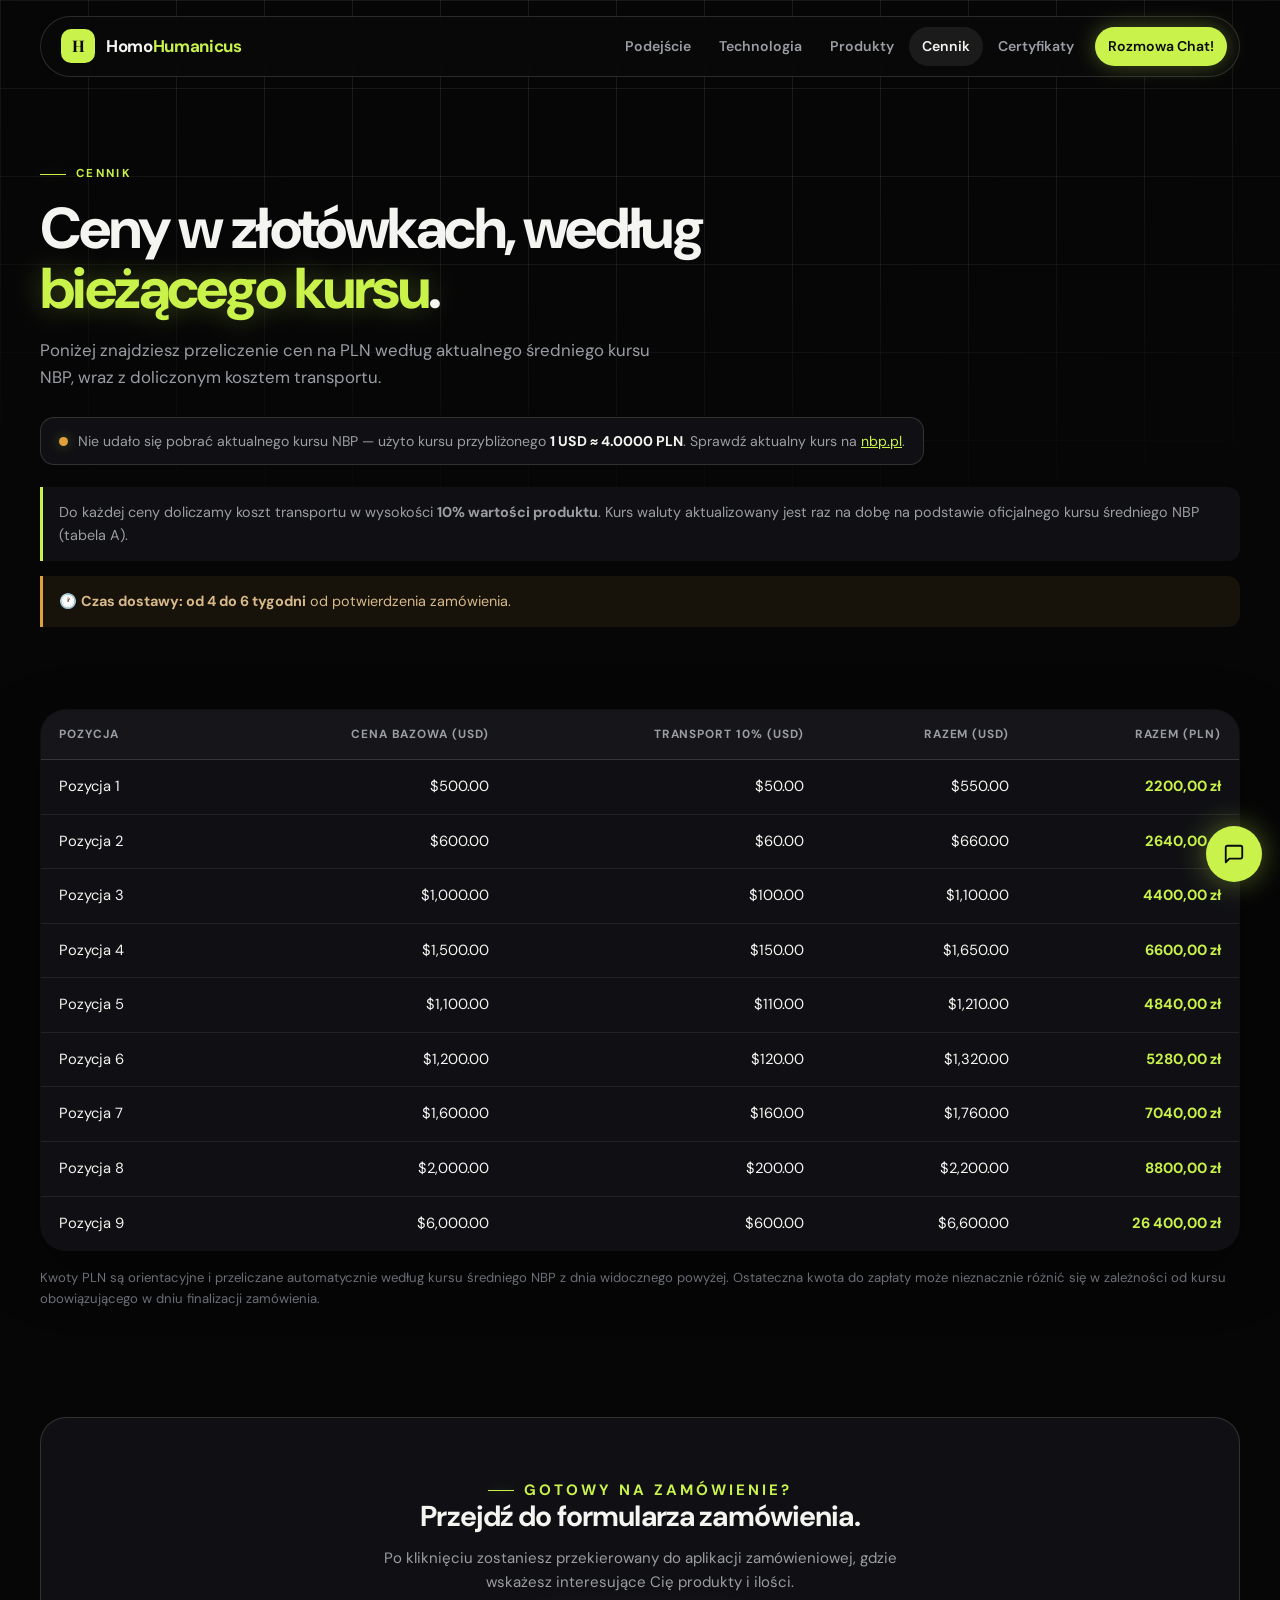
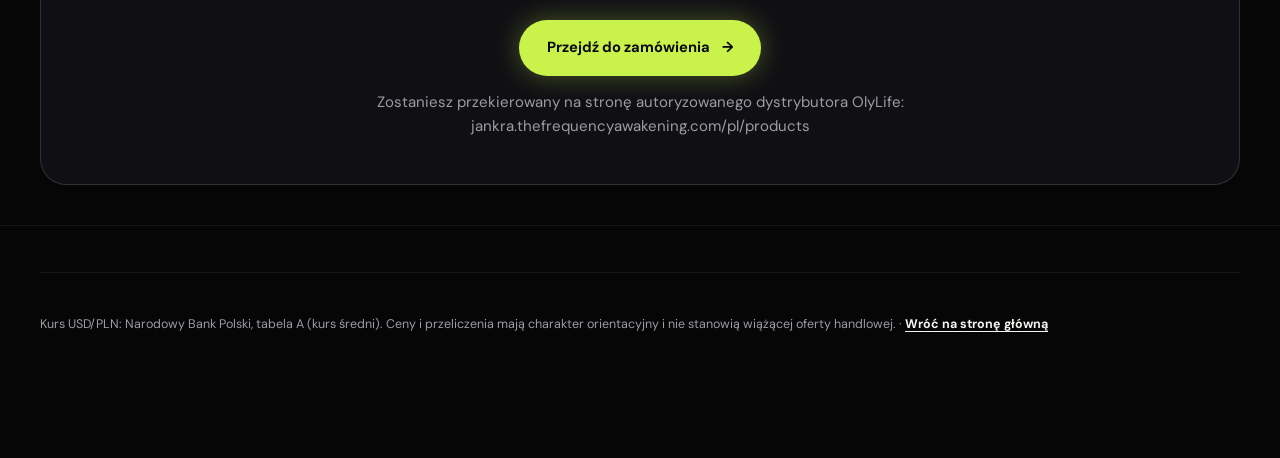
<file: cennik.html>
<!doctype html>
<html lang="pl">
  <head>
    <meta charset="UTF-8" />
    <meta name="viewport" content="width=device-width, initial-scale=1.0" />
    <meta name="description" content="HomoHumanicus — cennik w PLN według bieżącego kursu NBP, z kosztem transportu i czasem dostawy." />
    <meta name="theme-color" content="#060607" />
    <title>HomoHumanicus | Cennik i zamówienie</title>
    <link rel="preconnect" href="https://fonts.googleapis.com" />
    <link rel="preconnect" href="https://fonts.gstatic.com" crossorigin />
    <link href="https://fonts.googleapis.com/css2?family=DM+Sans:wght@400;500;600;700;800&family=Playfair+Display:wght@600;700&display=swap" rel="stylesheet" />
    <link rel="stylesheet" href="styles.css" />
    <style>
      /* page-specific: cennik */
      .hero-block{padding:80px 0 44px}
      .hero-block h1{font-size:clamp(2.3rem,4.6vw,3.6rem);max-width:760px}
      .hero-block .lead{max-width:640px;margin:18px 0 0;font-size:1.05rem}
      .rate-badge{display:inline-flex;align-items:center;gap:10px;margin-top:26px;padding:12px 18px;border-radius:14px;background:var(--surface);border:1px solid var(--line-strong);font-size:.88rem;color:var(--muted)}
      .rate-badge strong{color:var(--text)}
      .rate-badge a{color:var(--lime);text-decoration:underline}
      .rate-dot{width:9px;height:9px;border-radius:50%;background:var(--lime);flex:none;box-shadow:0 0 12px var(--lime-glow)}
      .rate-dot.is-fallback{background:#e0a03c}
      .notice{margin-top:22px;padding:14px 16px;border-left:3px solid var(--lime);background:var(--surface);border-radius:0 12px 12px 0;font-size:.9rem;color:var(--muted)}
      .delivery-notice{margin-top:14px;padding:14px 16px;border-left:3px solid #e0a03c;background:rgba(224,160,60,.08);border-radius:0 12px 12px 0;font-size:.9rem;color:#d8b98a}
      .table-section{padding:24px 0 64px}
      table.price-table{width:100%;border-collapse:collapse;background:var(--surface);border:1px solid var(--line-strong);border-radius:var(--radius-lg);overflow:hidden;box-shadow:0 20px 60px rgba(0,0,0,.4)}
      table.price-table th,table.price-table td{padding:15px 18px;text-align:right;font-size:.92rem;border-bottom:1px solid var(--line)}
      table.price-table th:first-child,table.price-table td:first-child{text-align:left}
      table.price-table thead th{background:var(--surface-2);color:var(--muted);font-weight:700;font-size:.74rem;letter-spacing:.08em;text-transform:uppercase;border-bottom:1px solid var(--line-strong)}
      table.price-table tbody tr:last-child td{border-bottom:0}
      table.price-table tbody tr:hover{background:rgba(201,242,75,.05)}
      table.price-table td.pln{font-weight:700;color:var(--lime)}
      .table-note{margin:16px 0 0;color:var(--muted-2);font-size:.82rem}
      .cta-block{margin-top:44px;padding:46px;text-align:center;background:var(--surface);border:1px solid var(--line-strong);border-radius:var(--radius-lg)}
      .cta-block .eyebrow{color:var(--lime)}
      .cta-block h2{font-size:1.8rem;max-width:580px;margin:0 auto}
      .cta-block p{max-width:540px;margin:14px auto 0;color:var(--muted);font-size:.94rem}
      .cta-block .button{margin-top:26px;background:var(--lime);color:#0a0a0c;box-shadow:0 0 26px var(--lime-glow)}
      .cta-note{margin-top:16px;font-size:.78rem;color:var(--muted-2)}
      footer .footer-inner{width:var(--shell);margin:0 auto;padding:30px 0 50px;color:var(--muted);font-size:.78rem;border-top:1px solid var(--line)}
      @media (max-width:700px){table.price-table{font-size:.82rem}table.price-table th,table.price-table td{padding:11px 10px}.cta-block{padding:32px 20px}}
    </style>
  </head>
  <body>
    <div class="grid-bg" aria-hidden="true"></div>

    <header class="site-header">
      <a class="brand" href="index.html" aria-label="HomoHumanicus — strona główna">
        <span class="brand-mark" aria-hidden="true">H</span>
        <span>Homo<span>Humanicus</span></span>
      </a>
      <button class="menu-button" type="button" aria-expanded="false" aria-controls="menu">Menu</button>
      <nav id="menu" class="main-nav" aria-label="Nawigacja">
        <a href="index.html#o-nas">Podejście</a>
        <a href="index.html#technologia">Technologia</a>
        <a href="index.html#produkty">Produkty</a>
        <a href="cennik.html" class="is-current">Cennik</a>
        <a href="certyfikaty.html">Certyfikaty</a>
        <a href="index.html#kontakt" class="nav-cta">Rozmowa Chat!</a>
      </nav>
    </header>

    <main class="section-shell">
      <section class="hero-block">
        <p class="eyebrow">Cennik</p>
        <h1>Ceny w złotówkach, według <em>bieżącego kursu</em>.</h1>
        <p class="lead">Poniżej znajdziesz przeliczenie cen na PLN według aktualnego średniego kursu NBP, wraz z doliczonym kosztem transportu.</p>
        <div class="rate-badge" id="rateBadge"><span class="rate-dot" id="rateDot"></span><span id="rateText">Pobieranie aktualnego kursu USD/PLN…</span></div>
        <p class="notice">Do każdej ceny doliczamy koszt transportu w wysokości <strong>10% wartości produktu</strong>. Kurs waluty aktualizowany jest raz na dobę na podstawie oficjalnego kursu średniego NBP (tabela A).</p>
        <p class="delivery-notice">🕐 <strong>Czas dostawy: od 4 do 6 tygodni</strong> od potwierdzenia zamówienia.</p>
      </section>

      <section class="table-section">
        <table class="price-table" id="priceTable">
          <thead>
            <tr>
              <th>Pozycja</th>
              <th>Cena bazowa (USD)</th>
              <th>Transport 10% (USD)</th>
              <th>Razem (USD)</th>
              <th>Razem (PLN)</th>
            </tr>
          </thead>
          <tbody id="priceTableBody"><!-- rows injected by JS --></tbody>
        </table>
        <p class="table-note">Kwoty PLN są orientacyjne i przeliczane automatycznie według kursu średniego NBP z dnia widocznego powyżej. Ostateczna kwota do zapłaty może nieznacznie różnić się w zależności od kursu obowiązującego w dniu finalizacji zamówienia.</p>
      </section>

      <section class="cta-block">
        <p class="eyebrow">Gotowy na zamówienie?</p>
        <h2>Przejdź do formularza zamówienia.</h2>
        <p>Po kliknięciu zostaniesz przekierowany do aplikacji zamówieniowej, gdzie wskażesz interesujące Cię produkty i ilości.</p>
        <a class="button" id="redirectButton" href="https://jankra.thefrequencyawakening.com/pl/products" target="_blank" rel="noopener noreferrer">Przejdź do zamówienia <span aria-hidden="true">→</span></a>
        <p class="cta-note">Zostaniesz przekierowany na stronę autoryzowanego dystrybutora OlyLife: jankra.thefrequencyawakening.com/pl/products</p>
      </section>
    </main>

    <footer>
      <div class="footer-inner">
        <p>Kurs USD/PLN: Narodowy Bank Polski, tabela A (kurs średni). Ceny i przeliczenia mają charakter orientacyjny i nie stanowią wiążącej oferty handlowej. · <a class="footer-link" href="index.html">Wróć na stronę główną</a></p>
      </div>
    </footer>

    <script>
      const menuButton = document.querySelector('.menu-button');
      const menu = document.querySelector('.main-nav');
      if (menuButton && menu) {
        menuButton.addEventListener('click', () => {
          const open = menu.classList.toggle('is-open');
          menuButton.setAttribute('aria-expanded', String(open));
        });
        menu.querySelectorAll('a').forEach(link => link.addEventListener('click', () => {
          menu.classList.remove('is-open');
          menuButton.setAttribute('aria-expanded', 'false');
        }));
      }

      const amounts = [500, 600, 1000, 1500, 1100, 1200, 1600, 2000, 6000];
      const FALLBACK_RATE = 4.00;

      function formatUSD(n){ return '$' + n.toLocaleString('en-US', { minimumFractionDigits: 2, maximumFractionDigits: 2 }); }
      function formatPLN(n){ return n.toLocaleString('pl-PL', { minimumFractionDigits: 2, maximumFractionDigits: 2 }) + ' zł'; }

      function renderTable(rate){
        const tbody = document.getElementById('priceTableBody');
        tbody.innerHTML = '';
        amounts.forEach((base, i) => {
          const shipping = base * 0.10;
          const totalUsd = base + shipping;
          const totalPln = totalUsd * rate;
          const tr = document.createElement('tr');
          tr.innerHTML = '<td>Pozycja ' + (i + 1) + '</td><td>' + formatUSD(base) + '</td><td>' + formatUSD(shipping) + '</td><td>' + formatUSD(totalUsd) + '</td><td class="pln">' + formatPLN(totalPln) + '</td>';
          tbody.appendChild(tr);
        });
      }

      function setRateBadge(rate, dateStr, isFallback){
        const dot = document.getElementById('rateDot');
        const text = document.getElementById('rateText');
        dot.classList.toggle('is-fallback', !!isFallback);
        if (isFallback){
          text.innerHTML = 'Nie udało się pobrać aktualnego kursu NBP — użyto kursu przybliżonego <strong>1 USD ≈ ' + rate.toFixed(4) + ' PLN</strong>. Sprawdź aktualny kurs na <a href="https://nbp.pl" target="_blank" rel="noopener noreferrer">nbp.pl</a>.';
        } else {
          text.innerHTML = 'Kurs NBP z dnia ' + dateStr + ': <strong>1 USD = ' + rate.toFixed(4) + ' PLN</strong>';
        }
      }

      async function loadRateAndRender(){
        try {
          const res = await fetch('https://api.nbp.pl/api/exchangerates/rates/a/usd/?format=json');
          if (!res.ok) throw new Error('NBP API error ' + res.status);
          const data = await res.json();
          const rateInfo = data.rates[0];
          setRateBadge(rateInfo.mid, rateInfo.effectiveDate, false);
          renderTable(rateInfo.mid);
        } catch (err) {
          setRateBadge(FALLBACK_RATE, null, true);
          renderTable(FALLBACK_RATE);
        }
      }

      loadRateAndRender();
    </script>
    <script src="script.js?v6"></script>
  </body>
</html>
</file>
<file: styles.css>
/* ============================================================
   HomoHumanicus — shared dark "Agenciy" design system
   Black technical canvas · white type · luminous lime glow ·
   precise grid lines · numbered sections · pill nav + CTA
   ============================================================ */

:root{
  --bg:#060607;
  --bg-2:#0b0b0d;
  --surface:#101014;
  --surface-2:#15151a;
  --text:#f4f5f1;
  --muted:#9a9da4;
  --muted-2:#6b6e76;
  --lime:#c9f24b;
  --lime-soft:rgba(201,242,75,.14);
  --lime-glow:rgba(201,242,75,.32);
  --line:rgba(255,255,255,.08);
  --line-strong:rgba(255,255,255,.14);
  --sans:"DM Sans",Arial,sans-serif;
  --serif:"Playfair Display",Georgia,serif;
  --radius:18px;
  --radius-lg:26px;
  --shell:min(1200px,calc(100% - 48px));
}

*{box-sizing:border-box}
html{scroll-behavior:smooth;-webkit-text-size-adjust:100%}
body{
  margin:0;
  background:var(--bg);
  color:var(--text);
  font:400 16px/1.6 var(--sans);
  -webkit-font-smoothing:antialiased;
  text-rendering:optimizeLegibility;
  overflow-x:hidden;
}
a{color:inherit;text-decoration:none}
img{max-width:100%;display:block}

/* precise background grid lines */
.grid-bg{
  position:fixed;inset:0;z-index:0;pointer-events:none;
  background-image:
    linear-gradient(var(--line) 1px,transparent 1px),
    linear-gradient(90deg,var(--line) 1px,transparent 1px);
  background-size:88px 88px;
  -webkit-mask-image:radial-gradient(ellipse 120% 80% at 50% 0%,#000 30%,transparent 78%);
  mask-image:radial-gradient(ellipse 120% 80% at 50% 0%,#000 30%,transparent 78%);
}

/* ---------- shell & layout ---------- */
.section-shell{width:var(--shell);margin-inline:auto;position:relative;z-index:1}
main{position:relative;z-index:1}

/* ---------- header / pill nav ---------- */
.site-header{
  position:sticky;top:16px;z-index:60;
  width:var(--shell);margin:16px auto 0;
  display:flex;align-items:center;gap:22px;
  padding:10px 12px 10px 20px;
  background:rgba(10,10,12,.72);
  border:1px solid var(--line-strong);
  border-radius:999px;
  backdrop-filter:blur(16px);
}
.brand{
  display:inline-flex;align-items:center;gap:11px;
  font-weight:700;font-size:1.06rem;letter-spacing:-.02em;white-space:nowrap;
}
.brand .brand-mark{
  display:grid;place-items:center;width:34px;height:34px;flex:none;
  border-radius:10px;background:var(--lime);color:#0a0a0c;
  font-family:var(--serif);font-weight:700;font-size:1rem;
}
.brand > span:last-child span{color:var(--lime)}
.brand-logo{height:32px;width:auto}
.main-nav{margin-left:auto;display:flex;align-items:center;gap:2px}
.main-nav a{
  padding:8px 13px;font-size:.88rem;font-weight:600;
  color:var(--muted);border-radius:999px;
  transition:color .18s,background .18s;
}
.main-nav a:hover,.main-nav a:focus-visible{color:var(--text);background:rgba(255,255,255,.06)}
.main-nav a.is-current{color:var(--text);background:rgba(255,255,255,.08)}
.nav-cta{
  margin-left:6px;padding:9px 18px;border-radius:999px;
  background:var(--lime);color:#0a0a0c!important;font-weight:700;
  box-shadow:0 0 22px var(--lime-glow);
  transition:transform .18s,box-shadow .18s;
}
.nav-cta:hover{transform:translateY(-1px);box-shadow:0 0 30px var(--lime-glow)}
.menu-button{
  display:none;border:1px solid var(--line-strong);background:transparent;
  color:var(--text);font:inherit;font-weight:700;border-radius:999px;
  padding:8px 15px;cursor:pointer;margin-left:auto;
}

/* ---------- typography ---------- */
h1,h2,h3{margin:0;line-height:1.04;letter-spacing:-.03em;font-weight:700;font-family:var(--sans)}
h1 em,h2 em{color:var(--lime);font-style:normal;text-shadow:0 0 30px var(--lime-glow)}
h1{font-size:clamp(3rem,7.4vw,6.4rem);font-weight:800;letter-spacing:-.045em}
h2{font-size:clamp(2.1rem,4.2vw,3.6rem)}
h3{font-size:1.15rem}
.eyebrow{
  margin:0 0 16px;color:var(--lime);
  font-size:.72rem;font-weight:700;letter-spacing:.2em;text-transform:uppercase;
  display:inline-flex;align-items:center;gap:10px;
}
.eyebrow::before{content:"";width:26px;height:1px;background:var(--lime);box-shadow:0 0 12px var(--lime-glow)}
.lead{max-width:560px;margin:24px 0 30px;font-size:1.12rem;color:var(--muted)}
.microcopy{margin:14px 0 0;color:var(--muted-2);font-size:.8rem}

/* ---------- buttons ---------- */
.button{
  display:inline-flex;align-items:center;justify-content:center;gap:12px;
  padding:15px 27px;border-radius:999px;font-size:.92rem;font-weight:700;
  border:1px solid transparent;cursor:pointer;
  transition:transform .18s,box-shadow .18s,background .18s;
}
.button:hover{transform:translateY(-2px)}
.button-primary{
  background:var(--lime);color:#0a0a0c;
  box-shadow:0 0 26px var(--lime-glow);
}
.button-primary:hover{box-shadow:0 0 40px var(--lime-glow)}
.button-ghost{background:transparent;border-color:var(--line-strong);color:var(--text)}
.button-ghost:hover{background:rgba(255,255,255,.05)}

/* ---------- section rhythm ---------- */
section{position:relative;z-index:1}
.section-head{
  display:flex;justify-content:space-between;align-items:flex-end;gap:30px;
  margin-bottom:44px;
}
.section-head .lead{margin:16px 0 0}
.section-index{
  font-family:var(--sans);font-weight:800;font-size:.8rem;letter-spacing:.06em;
  color:var(--muted-2);
}
.section-index::before{content:"/";color:var(--lime)}

/* ---------- card base ---------- */
.card{
  background:var(--surface);border:1px solid var(--line);
  border-radius:var(--radius-lg);padding:28px;
  transition:transform .2s,border-color .2s,box-shadow .2s;
}
.card:hover{border-color:var(--lime-soft);box-shadow:0 0 40px rgba(201,242,75,.06)}
.card .card-tag{
  display:inline-block;padding:5px 12px;border-radius:999px;
  border:1px solid var(--line-strong);color:var(--lime);
  font-size:.7rem;font-weight:700;letter-spacing:.12em;text-transform:uppercase;
}
.card h3{margin:16px 0 10px}
.card p{margin:0;color:var(--muted);font-size:.93rem}

/* ---------- numbered list ---------- */
.num-list{list-style:none;margin:0;padding:0}
.num-list li{
  display:flex;align-items:flex-start;gap:22px;
  padding:26px 0;border-bottom:1px solid var(--line);
}
.num-list li:first-child{border-top:1px solid var(--line)}
.num-list .num{
  flex:none;width:48px;height:48px;display:grid;place-items:center;
  border-radius:50%;border:1px solid var(--line-strong);
  color:var(--lime);font-weight:800;font-size:.9rem;
}
.num-list h3{margin:0 0 8px;font-size:1.3rem}
.num-list p{margin:0;color:var(--muted);font-size:.95rem;max-width:720px}

/* ---------- footer ---------- */
footer{
  position:relative;z-index:1;margin-top:40px;
  border-top:1px solid var(--line);
  padding:46px 0 60px;color:var(--muted);font-size:.8rem;
}
footer .footer-row{
  width:var(--shell);margin:0 auto 20px;
  display:flex;align-items:center;justify-content:space-between;gap:16px;
}
.footer-note{width:var(--shell);margin:0 auto;max-width:920px;line-height:1.7}
.footer-link{color:var(--text);font-weight:700;text-decoration:underline;text-underline-offset:3px}
.footer-link:hover{color:var(--lime)}

/* ---------- floating contact ---------- */
.floating-contact{position:fixed;left:50%;bottom:18px;transform:translateX(-50%);z-index:70}
.floating-contact a{
  display:inline-flex;align-items:center;gap:9px;padding:11px 18px 11px 11px;
  border-radius:999px;background:var(--lime);color:#0a0a0c;font-weight:700;font-size:.84rem;
  box-shadow:0 0 30px var(--lime-glow);transition:transform .18s;
}
.floating-contact a:hover{transform:translateY(-2px)}
.floating-contact .fc-icon{
  display:grid;place-items:center;width:30px;height:30px;border-radius:50%;
  background:#0a0a0c;color:var(--lime);font-weight:800;font-size:.72rem;
}

/* ---------- details / faq ---------- */
details{border:1px solid var(--line);border-radius:16px;background:var(--surface);padding:0 20px}
details summary{
  padding:19px 27px 19px 0;font-weight:700;cursor:pointer;list-style:none;position:relative;
}
details summary::-webkit-details-marker{display:none}
details summary::after{content:"+";position:absolute;right:0;color:var(--lime);font-size:1.35rem}
details[open] summary::after{content:"−"}
details p{margin:0 0 19px;color:var(--muted)}

:focus-visible{outline:2px solid var(--lime);outline-offset:3px}

/* ---------- responsive ---------- */
@media (max-width:860px){
  .site-header{flex-wrap:wrap}
  .menu-button{display:block}
  .main-nav{
    display:none;width:100%;margin:0;padding-top:6px;flex-direction:column;
    align-items:stretch;border-top:1px solid var(--line);
  }
  .main-nav.is-open{display:flex}
  .main-nav a{padding:11px}
  .nav-cta{margin:6px 0 2px;text-align:center}
  .section-head{flex-direction:column;align-items:flex-start;gap:12px}
  .num-list li{flex-direction:column;gap:14px}
}
@media (max-width:560px){
  :root{--shell:calc(100% - 36px)}
  .floating-contact a span.fc-label{display:none}
  .floating-contact a{width:52px;height:52px;justify-content:center;padding:0}
  .floating-contact .fc-icon{width:100%;height:100%}
}
</file>
